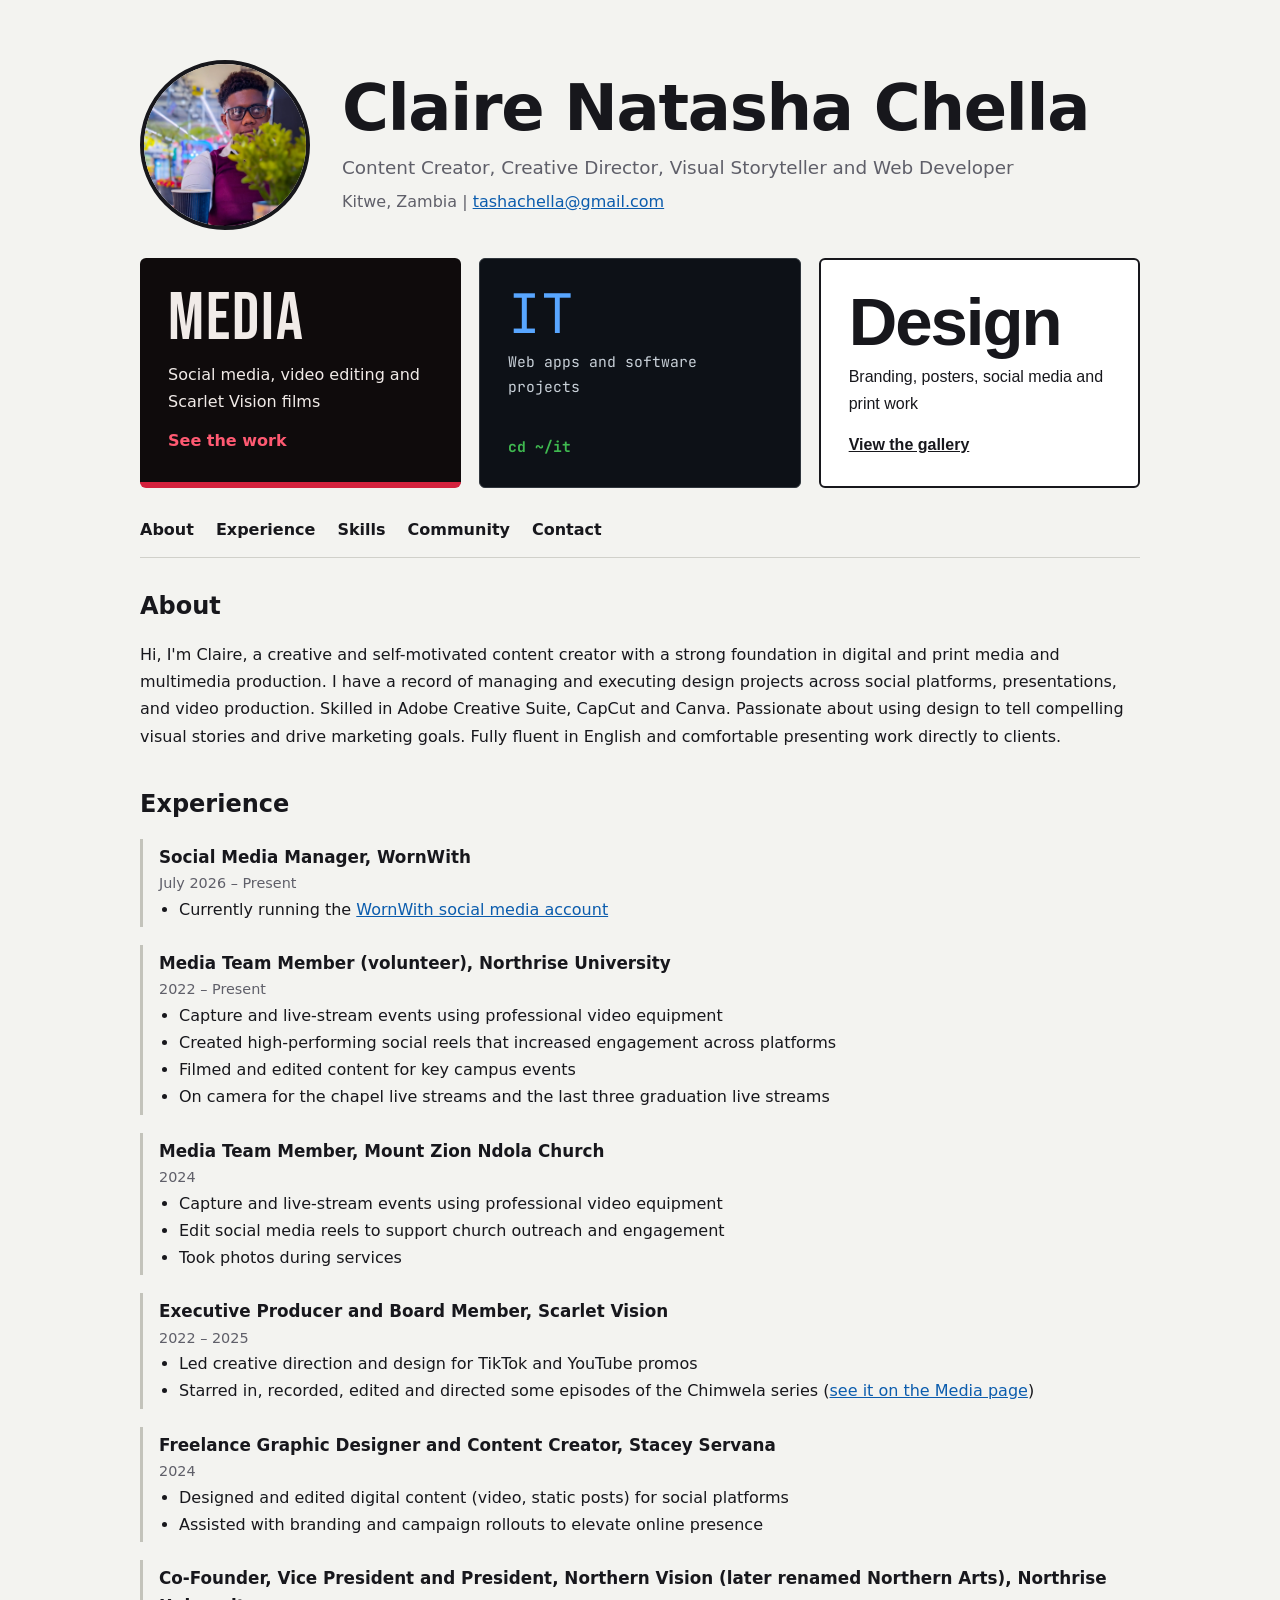
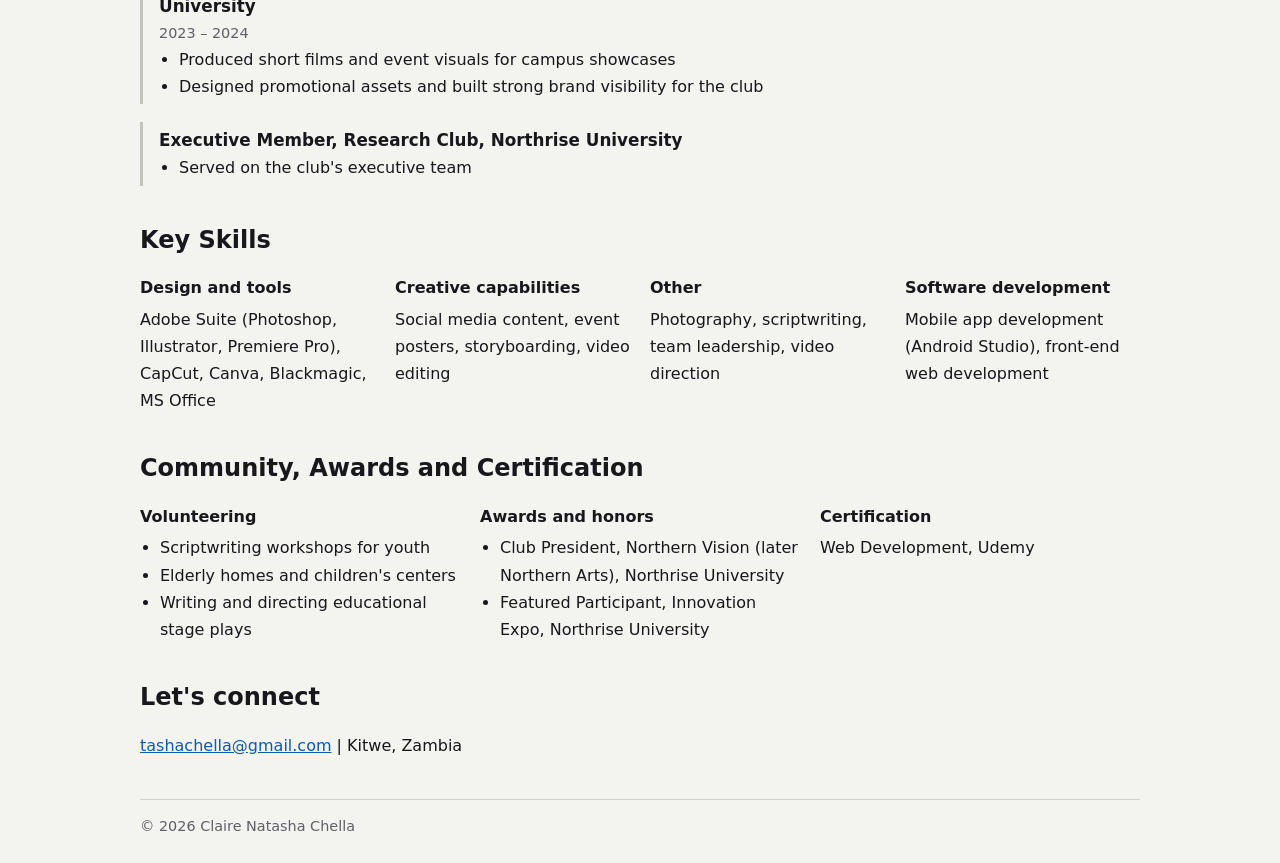
<file: index.html>
<!DOCTYPE html>
<html lang="en">
<head>
<meta charset="UTF-8">
<meta name="viewport" content="width=device-width, initial-scale=1.0">
<title>Claire Natasha Chella | Portfolio</title>
<meta name="description" content="Portfolio of Claire Natasha Chella, content creator, creative director and web developer based in Kitwe, Zambia.">
<link rel="preconnect" href="https://fonts.googleapis.com"><link rel="preconnect" href="https://fonts.gstatic.com" crossorigin>
<link href="https://fonts.googleapis.com/css2?family=Bebas+Neue&family=JetBrains+Mono:wght@500&display=swap" rel="stylesheet">
<link rel="stylesheet" href="style.css">
</head>
<body>
<main>
<header class="intro">
  <img class="portrait" src="claire-home.jpeg" alt="Photo of Claire Natasha Chella" width="170" height="170" onerror="this.style.display='none'">
  <div>
  <h1>Claire Natasha Chella</h1>
  <p class="role">Content Creator, Creative Director, Visual Storyteller and Web Developer</p>
  <p>Kitwe, Zambia | <a href="mailto:tashachella@gmail.com">tashachella@gmail.com</a></p>
</div>
</header>

<div class="doors">
  <a class="door media" href="media.html">
    <span class="d-title">Media</span>
    <span>Social media, video editing and Scarlet Vision films</span>
    <span class="go">See the work</span>
  </a>
  <a class="door it" href="it.html">
    <span class="d-title">IT</span>
    <span>Web apps and software projects</span>
    <span class="go">cd ~/it</span>
  </a>
  <a class="door design" href="design.html">
    <span class="d-title">Design</span>
    <span>Branding, posters, social media and print work</span>
    <span class="go">View the gallery</span>
  </a>
</div>

<nav><a href="#about">About</a><a href="#experience">Experience</a><a href="#skills">Skills</a><a href="#more">Community</a><a href="#contact">Contact</a></nav>

<section id="about">
  <h2>About</h2>
  <p>Hi, I'm Claire, a creative and self-motivated content creator with a strong foundation in digital and print media and multimedia production. I have a record of managing and executing design projects across social platforms, presentations, and video production. Skilled in Adobe Creative Suite, CapCut and Canva. Passionate about using design to tell compelling visual stories and drive marketing goals. Fully fluent in English and comfortable presenting work directly to clients.</p>
</section>

<section id="experience">
  <h2>Experience</h2>
  <div class="job"><h3>Social Media Manager, WornWith <span>July 2026 – Present</span></h3>
    <ul><li>Currently running the <a href="https://www.tiktok.com/@wornwith?_r=1&amp;_t=ZS-9AvWdNtzrW5">WornWith social media account</a></li></ul></div>
  <div class="job"><h3>Media Team Member (volunteer), Northrise University <span>2022 – Present</span></h3>
    <ul><li>Capture and live-stream events using professional video equipment</li><li>Created high-performing social reels that increased engagement across platforms</li><li>Filmed and edited content for key campus events</li><li>On camera for the chapel live streams and the last three graduation live streams</li></ul></div>
  <div class="job"><h3>Media Team Member, Mount Zion Ndola Church <span>2024</span></h3>
    <ul><li>Capture and live-stream events using professional video equipment</li><li>Edit social media reels to support church outreach and engagement</li><li>Took photos during services</li></ul></div>
  <div class="job"><h3>Executive Producer and Board Member, Scarlet Vision <span>2022 – 2025</span></h3>
    <ul><li>Led creative direction and design for TikTok and YouTube promos</li><li>Starred in, recorded, edited and directed some episodes of the Chimwela series (<a href="media.html">see it on the Media page</a>)</li></ul></div>
  <div class="job"><h3>Freelance Graphic Designer and Content Creator, Stacey Servana <span>2024</span></h3>
    <ul><li>Designed and edited digital content (video, static posts) for social platforms</li><li>Assisted with branding and campaign rollouts to elevate online presence</li></ul></div>
  <div class="job"><h3>Co-Founder, Vice President and President, Northern Vision (later renamed Northern Arts), Northrise University <span>2023 – 2024</span></h3>
    <ul><li>Produced short films and event visuals for campus showcases</li><li>Designed promotional assets and built strong brand visibility for the club</li></ul></div>
  <div class="job"><h3>Executive Member, Research Club, Northrise University</h3>
    <ul><li>Served on the club's executive team</li></ul></div>
</section>

<section id="skills">
  <h2>Key Skills</h2>
  <div class="cols">
    <div><h4>Design and tools</h4><p>Adobe Suite (Photoshop, Illustrator, Premiere Pro), CapCut, Canva, Blackmagic, MS Office</p></div>
    <div><h4>Creative capabilities</h4><p>Social media content, event posters, storyboarding, video editing</p></div>
    <div><h4>Other</h4><p>Photography, scriptwriting, team leadership, video direction</p></div>
    <div><h4>Software development</h4><p>Mobile app development (Android Studio), front-end web development</p></div>
  </div>
</section>

<section id="more">
  <h2>Community, Awards and Certification</h2>
  <div class="cols">
    <div><h4>Volunteering</h4><ul><li>Scriptwriting workshops for youth</li><li>Elderly homes and children's centers</li><li>Writing and directing educational stage plays</li></ul></div>
    <div><h4>Awards and honors</h4><ul><li>Club President, Northern Vision (later Northern Arts), Northrise University</li><li>Featured Participant, Innovation Expo, Northrise University</li></ul></div>
    <div><h4>Certification</h4><p>Web Development, Udemy</p></div>
  </div>
</section>

<section id="contact">
  <h2>Let's connect</h2>
  <p><a href="mailto:tashachella@gmail.com">tashachella@gmail.com</a> | Kitwe, Zambia</p>
</section>

<footer>© 2026 Claire Natasha Chella</footer>
</main>
</body>
</html>
</file>
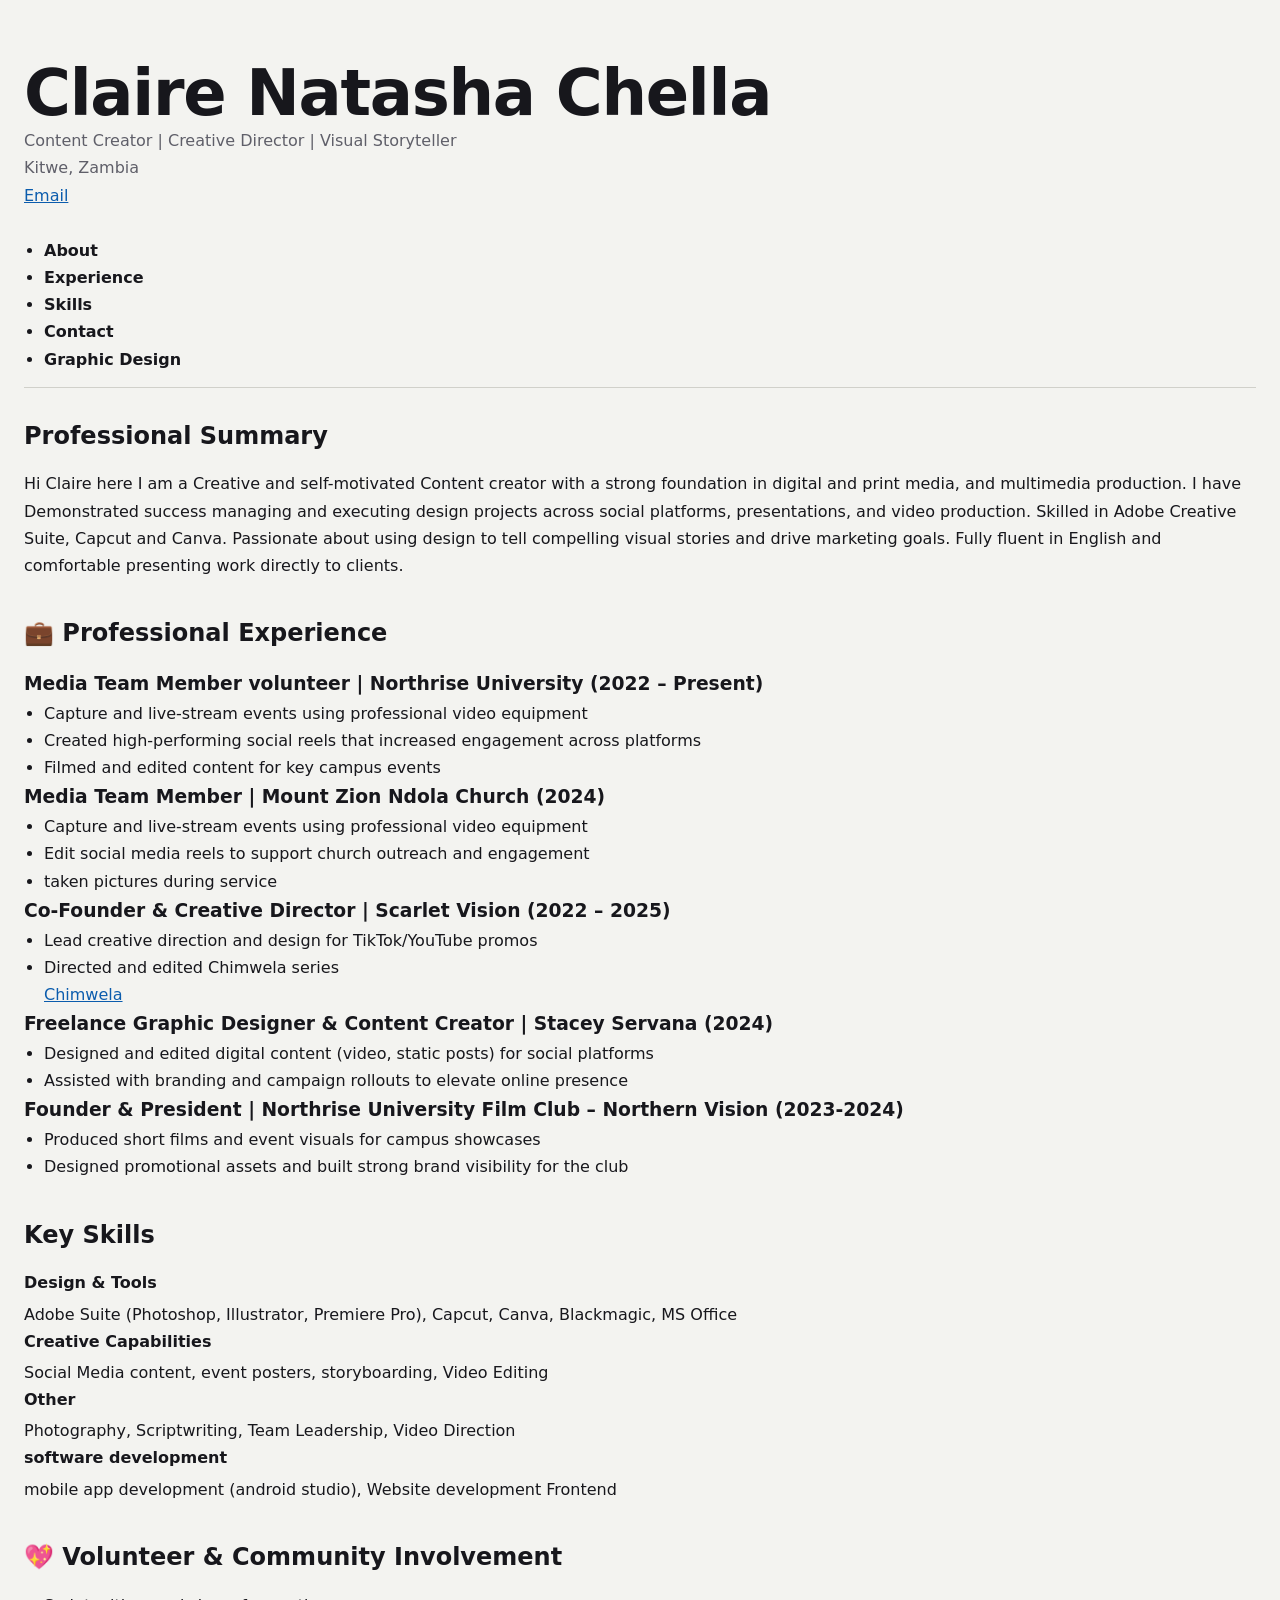
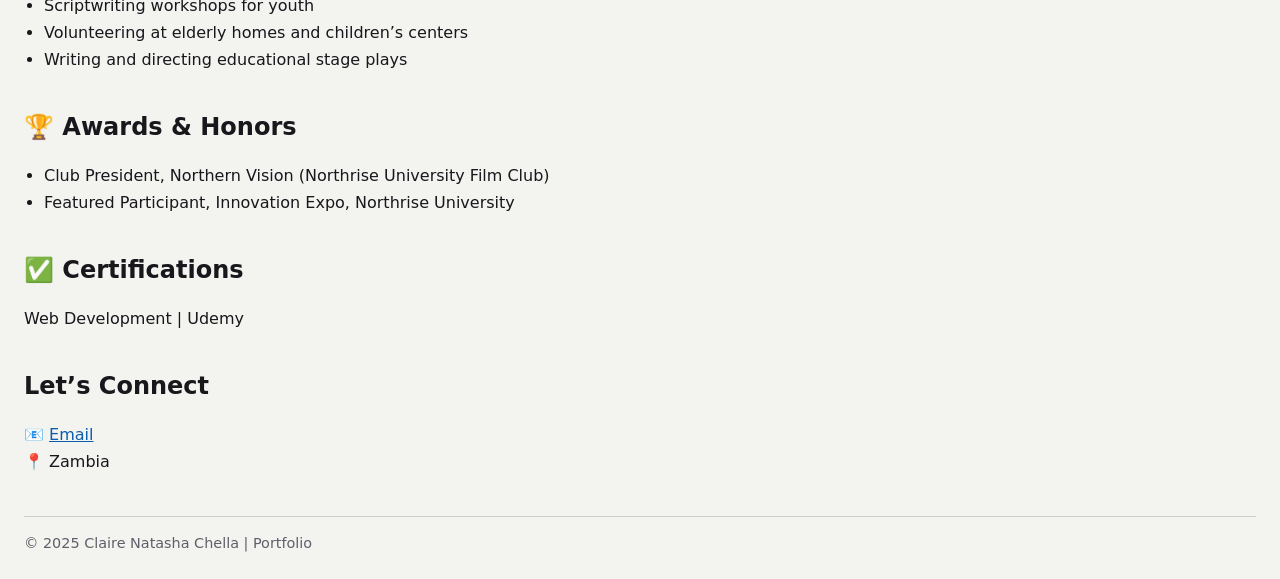
<file: home.html>
<!DOCTYPE html>
<html lang="en">
<head>
  <meta charset="UTF-8">
  <meta name="viewport" content="width=device-width, initial-scale=1.0">
  <title>Claire Natasha Chella | Portfolio</title>
  <link rel="stylesheet" href="style.css">
</head>
<body>

  <header>
    <h1>Claire Natasha Chella</h1>
    <p>Content Creator | Creative Director | Visual Storyteller</p>
    <p>Kitwe, Zambia </p>
      <a href="mailto:tashachella@gmail.com">Email</a></p>
  </header>

  <nav>
    <ul>
      <li><a href="#about">About</a></li>
      <li><a href="#projects">Experience</a></li>
      <li><a href="#skills">Skills</a></li>
      <li><a href="#contact">Contact</a></li>

<li><a href="graphic-design.html">Graphic Design</a></li> 
    </ul>
  </nav>

  <section id="about">
    <h2>Professional Summary</h2>
    <p>Hi Claire here I am a Creative and self-motivated Content creator with a strong foundation in digital and print media, and multimedia production. I have Demonstrated success managing and executing design projects across social platforms, presentations, and video production. Skilled in Adobe Creative Suite, Capcut and Canva. Passionate about using design to tell compelling visual stories and drive marketing goals. Fully fluent in English and comfortable presenting work directly to clients.

    </p>
  </section>

  <section id="projects">
    <h2>💼 Professional Experience</h2>

    
    <div class="job-card">
        <h3>Media Team Member volunteer | Northrise University <span>(2022 – Present)</span></h3>
        <ul>
          <li>Capture and live-stream events using professional video equipment</li>
          <li>Created high-performing social reels that increased engagement across platforms</li>
          <li>Filmed and edited content for key campus events</li>
        </ul>
      </div>

    <div class="job-card">
      <h3>Media Team Member | Mount Zion Ndola Church <span>(2024)</span></h3>
      <ul>
        <li>Capture and live-stream events using professional video equipment</li>
        <li>Edit social media reels to support church outreach and engagement</li>
        <li>taken pictures during service</li>
      </ul>
    </div>

    <div class="job-card">
        <h3>Co-Founder & Creative Director | Scarlet Vision <span>(2022 – 2025)</span></h3>
        <ul>
          <li>Lead creative direction and design for TikTok/YouTube promos</li>
          <li>Directed and edited Chimwela series</li> <a href="https://youtu.be/3i19V5xx_JU?si=wFKoPkLtASQBjLbh">Chimwela</a>
        </ul>
      </div>

      <div class="job-card">
        <h3>Freelance Graphic Designer & Content Creator | Stacey Servana <span>(2024)</span></h3>
        <ul>
          <li>Designed and edited digital content (video, static posts) for social platforms</li>
          <li>Assisted with branding and campaign rollouts to elevate online presence</li>
        </ul>
      </div>

      <div class="job-card">
        <h3>Founder & President | Northrise University Film Club – Northern Vision <span>(2023-2024)</span></h3>
        <ul>
          <li>Produced short films and event visuals for campus showcases </li>
          <li>Designed promotional assets and built strong brand visibility for the club</li>
        </ul>
      </div>

    <!-- Add more job cards for each experience -->

  </section>

  <section id="skills">
    <h2>Key Skills</h2>

    <div class="skills-category">
      <h4>Design & Tools</h4>
      <p>Adobe Suite (Photoshop, Illustrator, Premiere Pro), Capcut, Canva, Blackmagic, MS Office</p>
    </div>

    <div class="skills-category">
      <h4>Creative Capabilities</h4>
      <p>Social Media content, event posters, storyboarding, Video Editing </p>
    </div>

    <div class="skills-category">
      <h4>Other</h4>
      <p>Photography, Scriptwriting, Team Leadership, Video Direction</p>
    </div>

    <div class="skills-category">
        <h4>software development</h4>
        <p>mobile app development (android studio), Website development Frontend</p>
      </div>
  </section>

  <section id="volunteer">
    <h2>💖 Volunteer & Community Involvement</h2>
    <ul class="volunteer-list">
      <li>Scriptwriting workshops for youth</li>
      <li>Volunteering at elderly homes and children’s centers</li>
      <li>Writing and directing educational stage plays</li>
    </ul>
  </section>

  <section id="awards">
    <h2>🏆 Awards & Honors</h2>
    <ul class="awards-list">
      <li>Club President, Northern Vision (Northrise University Film Club)</li>
      <li>Featured Participant, Innovation Expo, Northrise University</li>
    </ul>
  </section>  
  
  <section id="certifications">
    <h2>✅ Certifications</h2>
    <p>Web Development | Udemy</p>
  </section>
  
  <section id="contact">
    <h2>Let’s Connect</h2>
    <p>📧 <a href="mailto:tashachella@gmail.com">Email</a></p>
    <p>📍 Zambia</p>
  </section>

  <footer>
    <p>© 2025 Claire Natasha Chella | Portfolio</p>
  </footer>

</body>
</html>
</file>
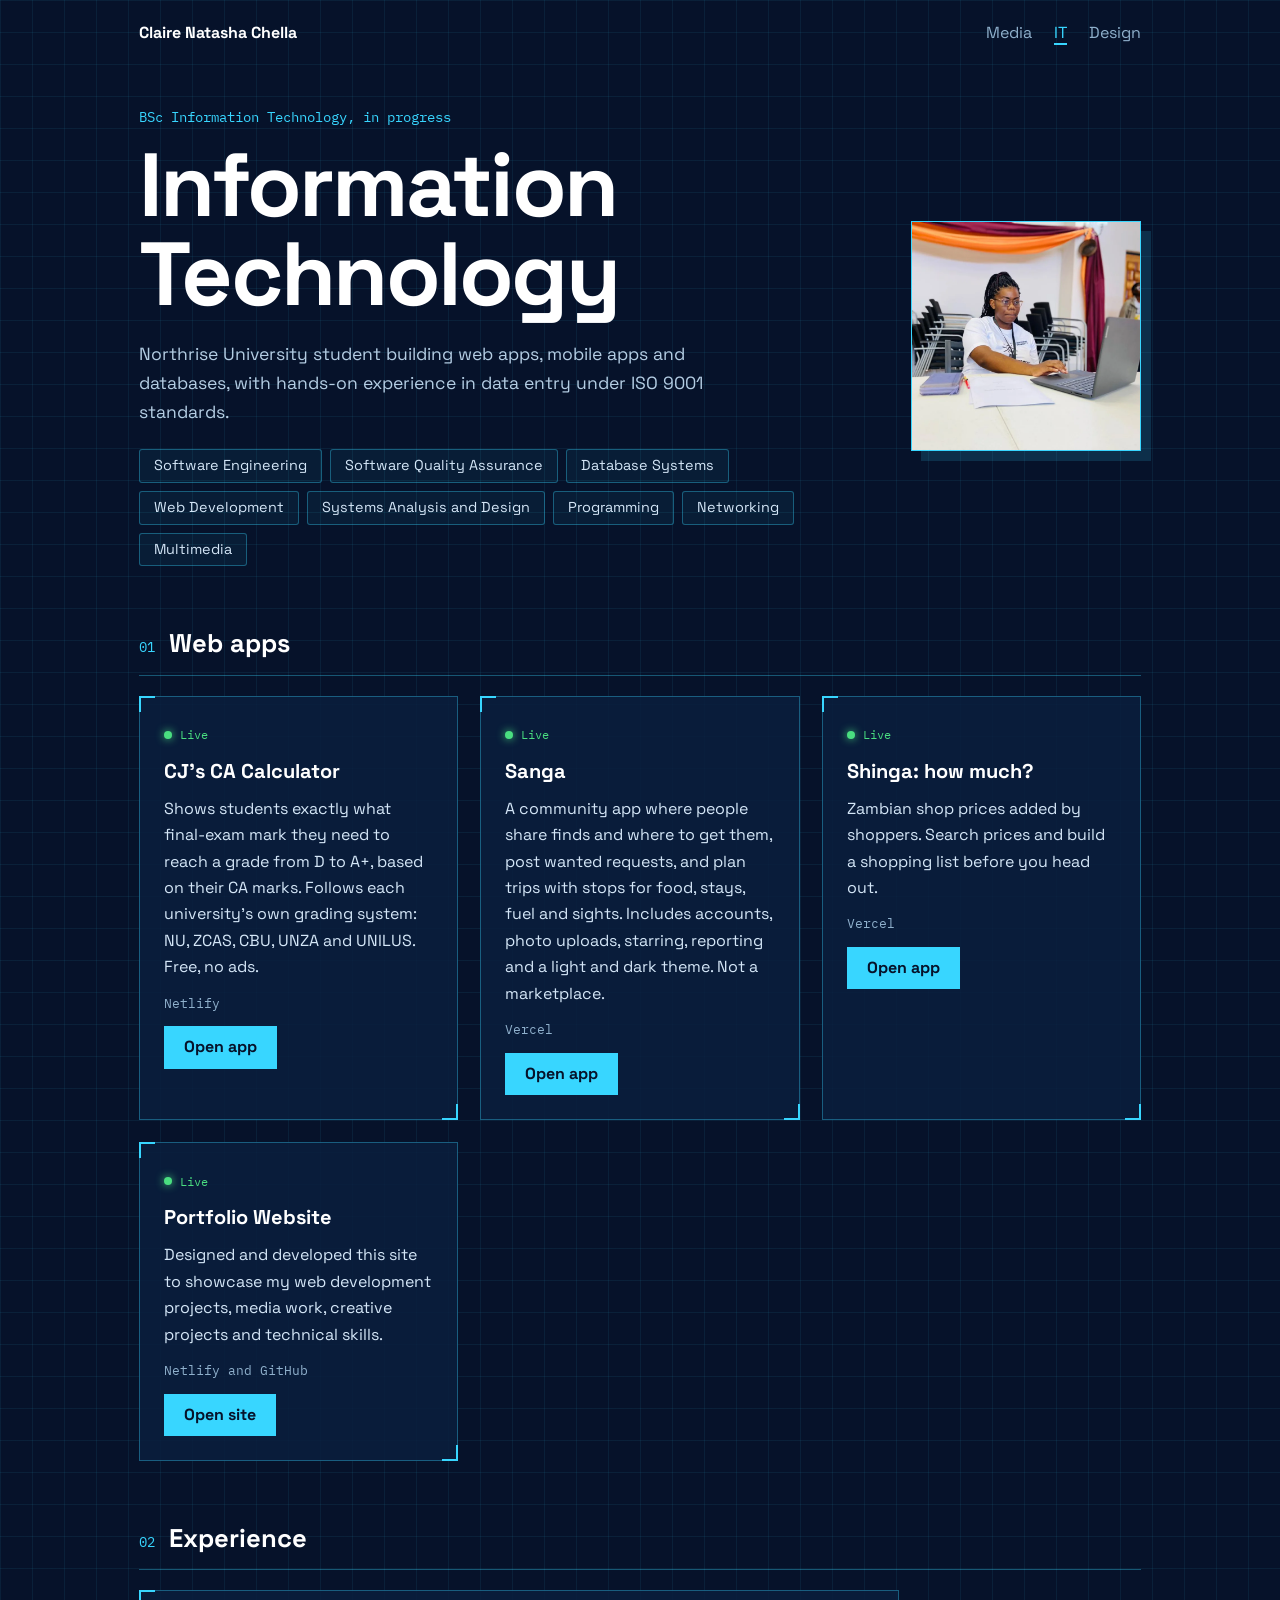
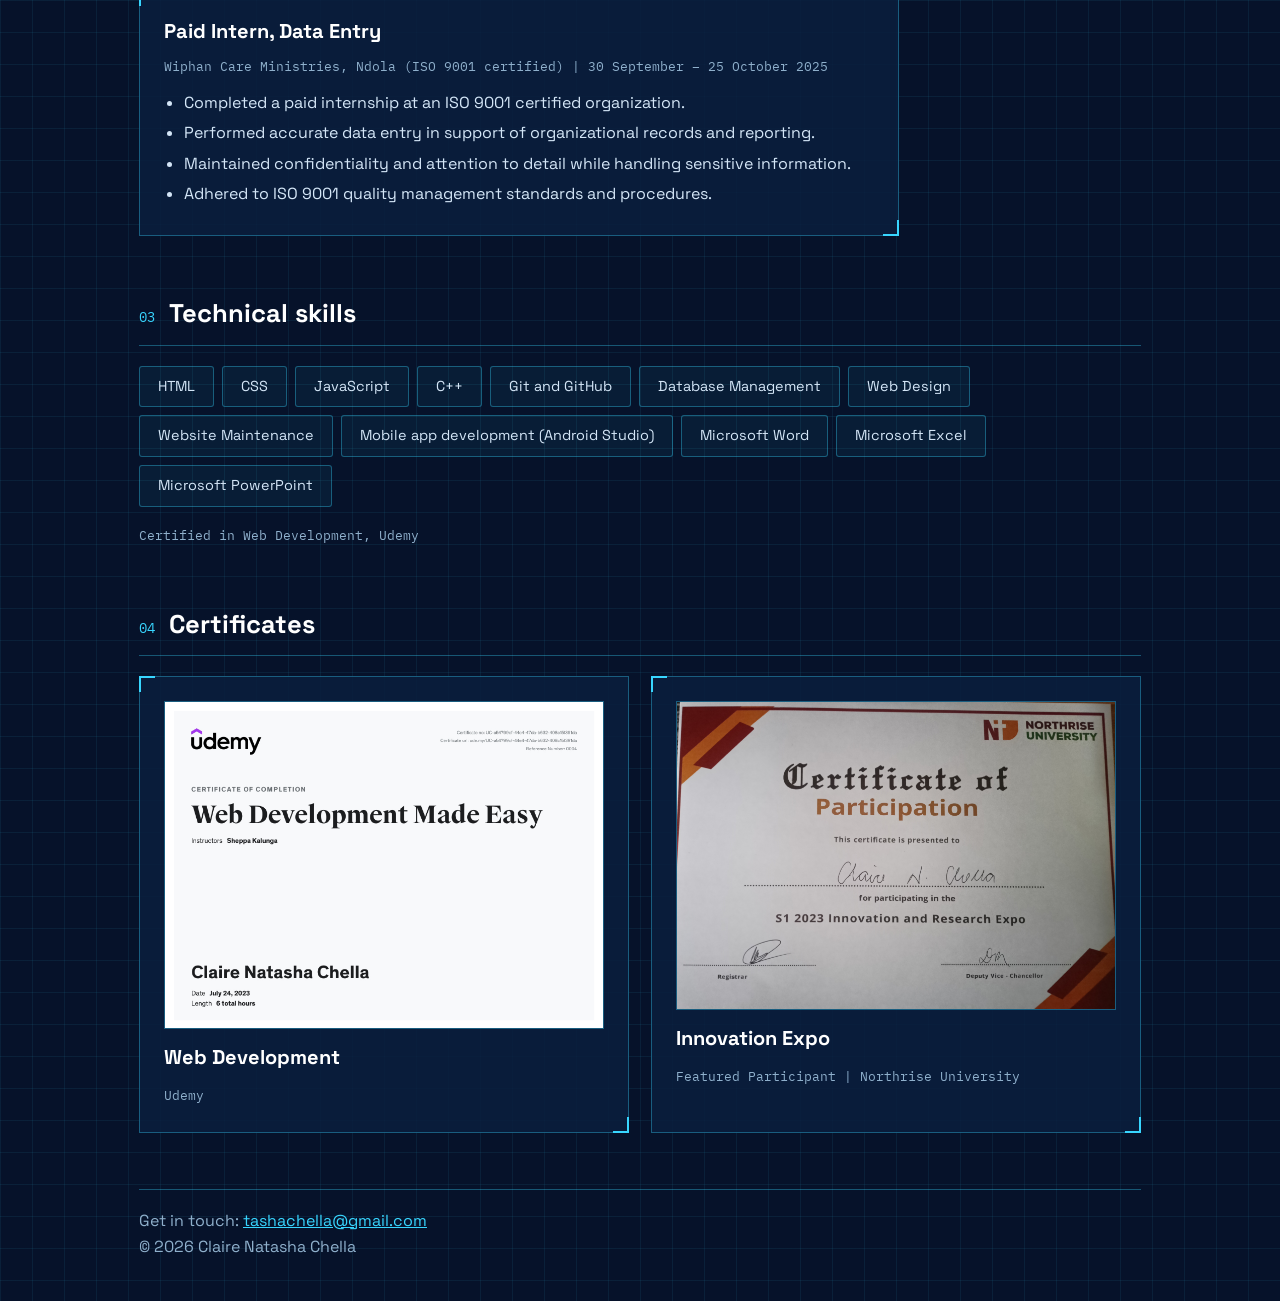
<file: it.html>
<!DOCTYPE html>
<html lang="en">
<head>
<meta charset="UTF-8">
<meta name="viewport" content="width=device-width, initial-scale=1.0">
<title>IT and Web Apps | Claire Natasha Chella</title>
<meta name="description" content="Web apps, software projects and IT experience of Claire Natasha Chella, BSc Information Technology student at Northrise University.">
<link rel="preconnect" href="https://fonts.googleapis.com"><link rel="preconnect" href="https://fonts.gstatic.com" crossorigin>
<link href="https://fonts.googleapis.com/css2?family=IBM+Plex+Mono:wght@400;500&family=Space+Grotesk:wght@400;500;700&display=swap" rel="stylesheet">
<link rel="stylesheet" href="it.css">
</head>
<body>
<nav><a href="index.html">Claire Natasha Chella</a><span><a href="media.html">Media</a><a href="it.html" aria-current="page">IT</a><a href="design.html">Design</a></span></nav>
<main>
<header class="hero">
  <div>
  <p class="label">BSc Information Technology, in progress</p>
  <h1>Information<br>Technology</h1>
  <p class="lede">Northrise University student building web apps, mobile apps and databases, with hands-on experience in data entry under ISO 9001 standards.</p>
  <ul class="chips"><li>Software Engineering</li><li>Software Quality Assurance</li><li>Database Systems</li><li>Web Development</li><li>Systems Analysis and Design</li><li>Programming</li><li>Networking</li><li>Multimedia</li></ul>
</div>
  <img class="me" src="claire-it.jpg" alt="Photo of Claire Natasha Chella" width="230" height="230" onerror="this.style.display='none'">
</header>

<section>
  <h2><span>01</span> Web apps</h2>
  <div class="grid">
    <article>
      <p class="status"><i></i>Live</p>
      <h3>CJ's CA Calculator</h3>
      <p>Shows students exactly what final-exam mark they need to reach a grade from D to A+, based on their CA marks. Follows each university's own grading system: NU, ZCAS, CBU, UNZA and UNILUS. Free, no ads.</p>
      <p class="meta">Netlify</p><a class="btn" href="https://cj-ca-calc-or-whatever.netlify.app/">Open app</a>
    </article>
    <article>
      <p class="status"><i></i>Live</p>
      <h3>Sanga</h3>
      <p>A community app where people share finds and where to get them, post wanted requests, and plan trips with stops for food, stays, fuel and sights. Includes accounts, photo uploads, starring, reporting and a light and dark theme. Not a marketplace.</p>
      <p class="meta">Vercel</p><a class="btn" href="https://sanga-virid.vercel.app/">Open app</a>
    </article>
    <article>
      <p class="status"><i></i>Live</p>
      <h3>Shinga: how much?</h3>
      <p>Zambian shop prices added by shoppers. Search prices and build a shopping list before you head out.</p>
      <p class="meta">Vercel</p><a class="btn" href="https://shinga-rho.vercel.app/index.html">Open app</a>
    </article>
    <article>
      <p class="status"><i></i>Live</p>
      <h3>Portfolio Website</h3>
      <p>Designed and developed this site to showcase my web development projects, media work, creative projects and technical skills.</p>
      <p class="meta">Netlify and GitHub</p><a class="btn" href="https://clairechellaportfolio.netlify.app/">Open site</a>
    </article>
    <!-- ADD AN APP: copy a block above, remove these comment marks and fill it in. -->
  </div>
</section>

<section>
  <h2><span>02</span> Experience</h2>
  <article class="wide">
    <h3>Paid Intern, Data Entry</h3>
    <p class="meta">Wiphan Care Ministries, Ndola (ISO 9001 certified) | 30 September – 25 October 2025</p>
    <ul>
      <li>Completed a paid internship at an ISO 9001 certified organization.</li>
      <li>Performed accurate data entry in support of organizational records and reporting.</li>
      <li>Maintained confidentiality and attention to detail while handling sensitive information.</li>
      <li>Adhered to ISO 9001 quality management standards and procedures.</li>
    </ul>
  </article>
</section>

<section>
  <h2><span>03</span> Technical skills</h2>
  <ul class="chips big"><li>HTML</li><li>CSS</li><li>JavaScript</li><li>C++</li><li>Git and GitHub</li><li>Database Management</li><li>Web Design</li><li>Website Maintenance</li><li>Mobile app development (Android Studio)</li><li>Microsoft Word</li><li>Microsoft Excel</li><li>Microsoft PowerPoint</li></ul>
  <p class="meta cert">Certified in Web Development, Udemy</p>
</section>

<section>
  <h2><span>04</span> Certificates</h2>
  <div class="grid">
    <article><a class="cert-link" href="cert-udemy-webdev.jpg" target="_blank" rel="noopener"><img class="cert-img" src="cert-udemy-webdev.jpg" alt="Certificate: Web Development, Udemy" loading="lazy" onerror="this.parentNode.style.display='none'"></a><h3>Web Development</h3><small class="meta">Udemy</small></article>
    <article><a class="cert-link" href="cert-innovation-expo.jpg" target="_blank" rel="noopener"><img class="cert-img" src="cert-innovation-expo.jpg" alt="Certificate: Innovation Expo featured participant, Northrise University" loading="lazy" onerror="this.parentNode.style.display='none'"></a><h3>Innovation Expo</h3><small class="meta">Featured Participant | Northrise University</small></article>
  </div>
</section>

<footer><p>Get in touch: <a href="mailto:tashachella@gmail.com">tashachella@gmail.com</a></p><p>© 2026 Claire Natasha Chella</p></footer>
</main>
</body>
</html>
</file>
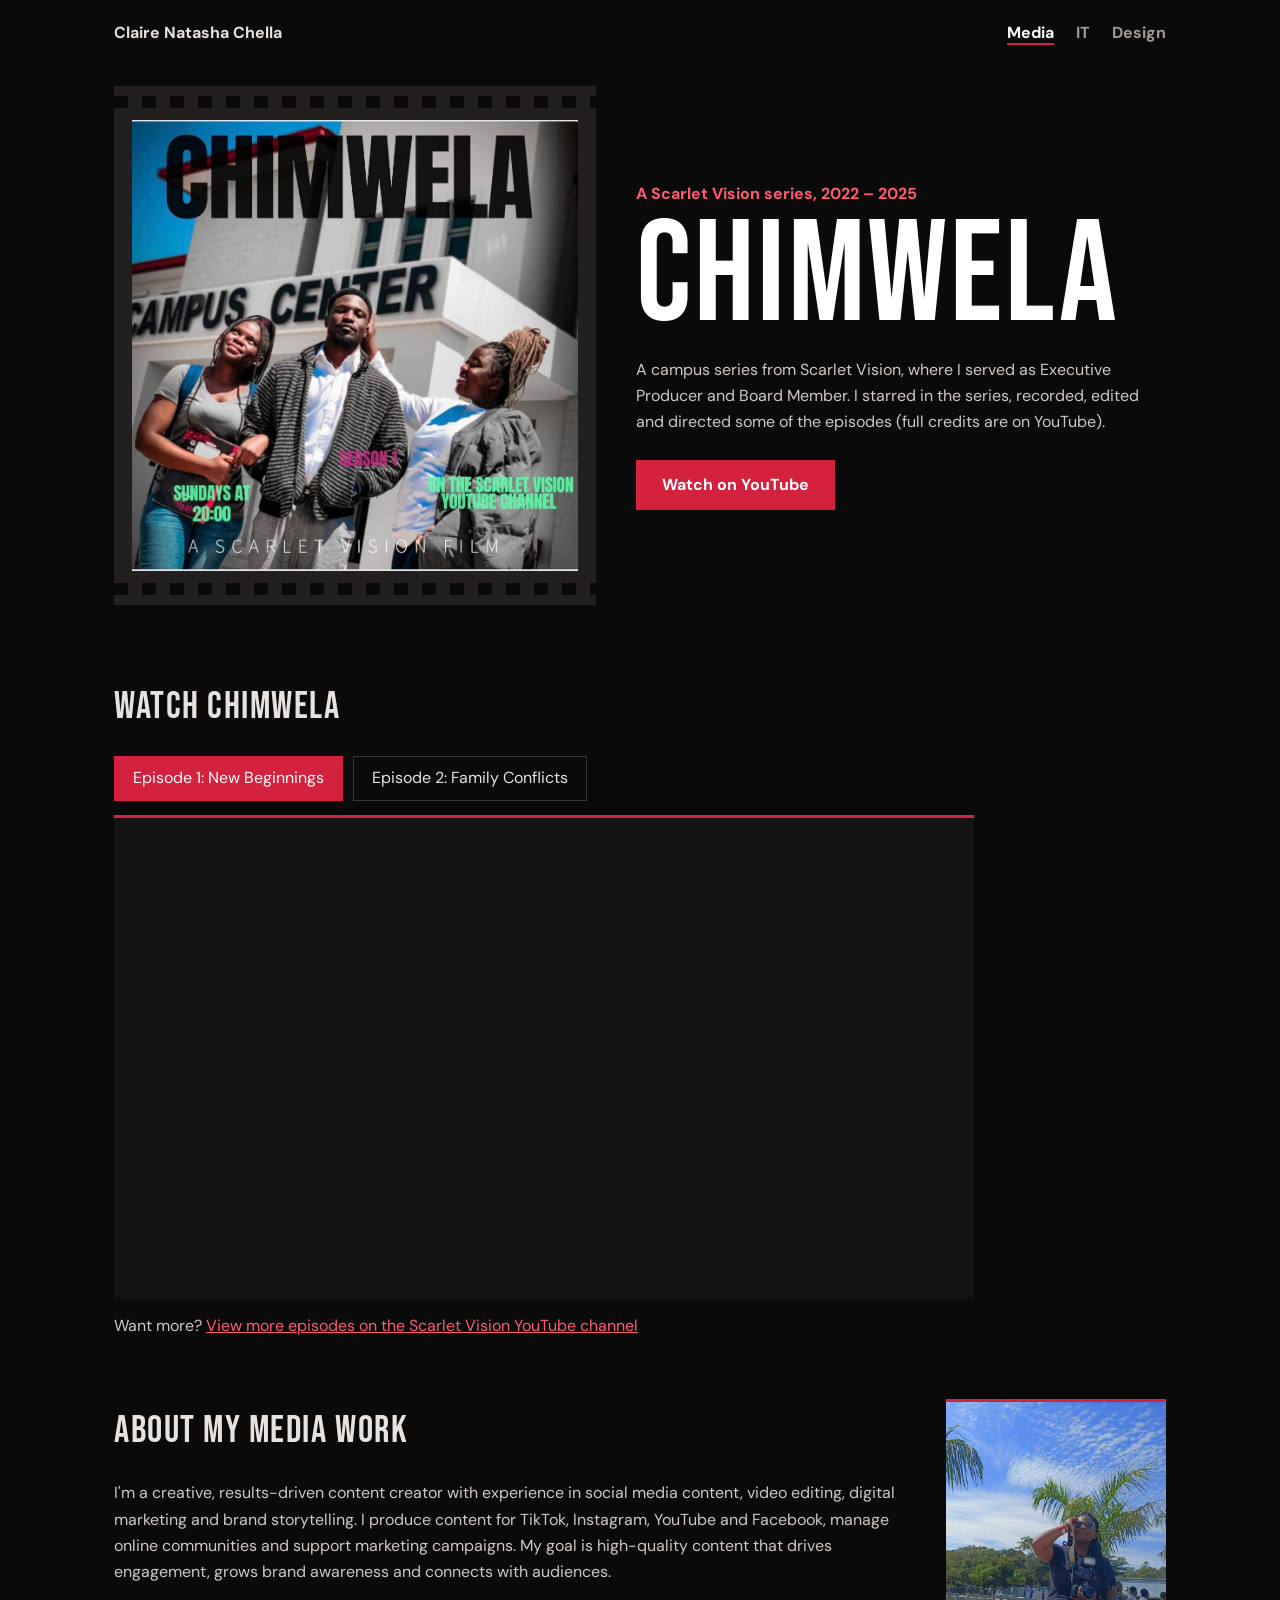
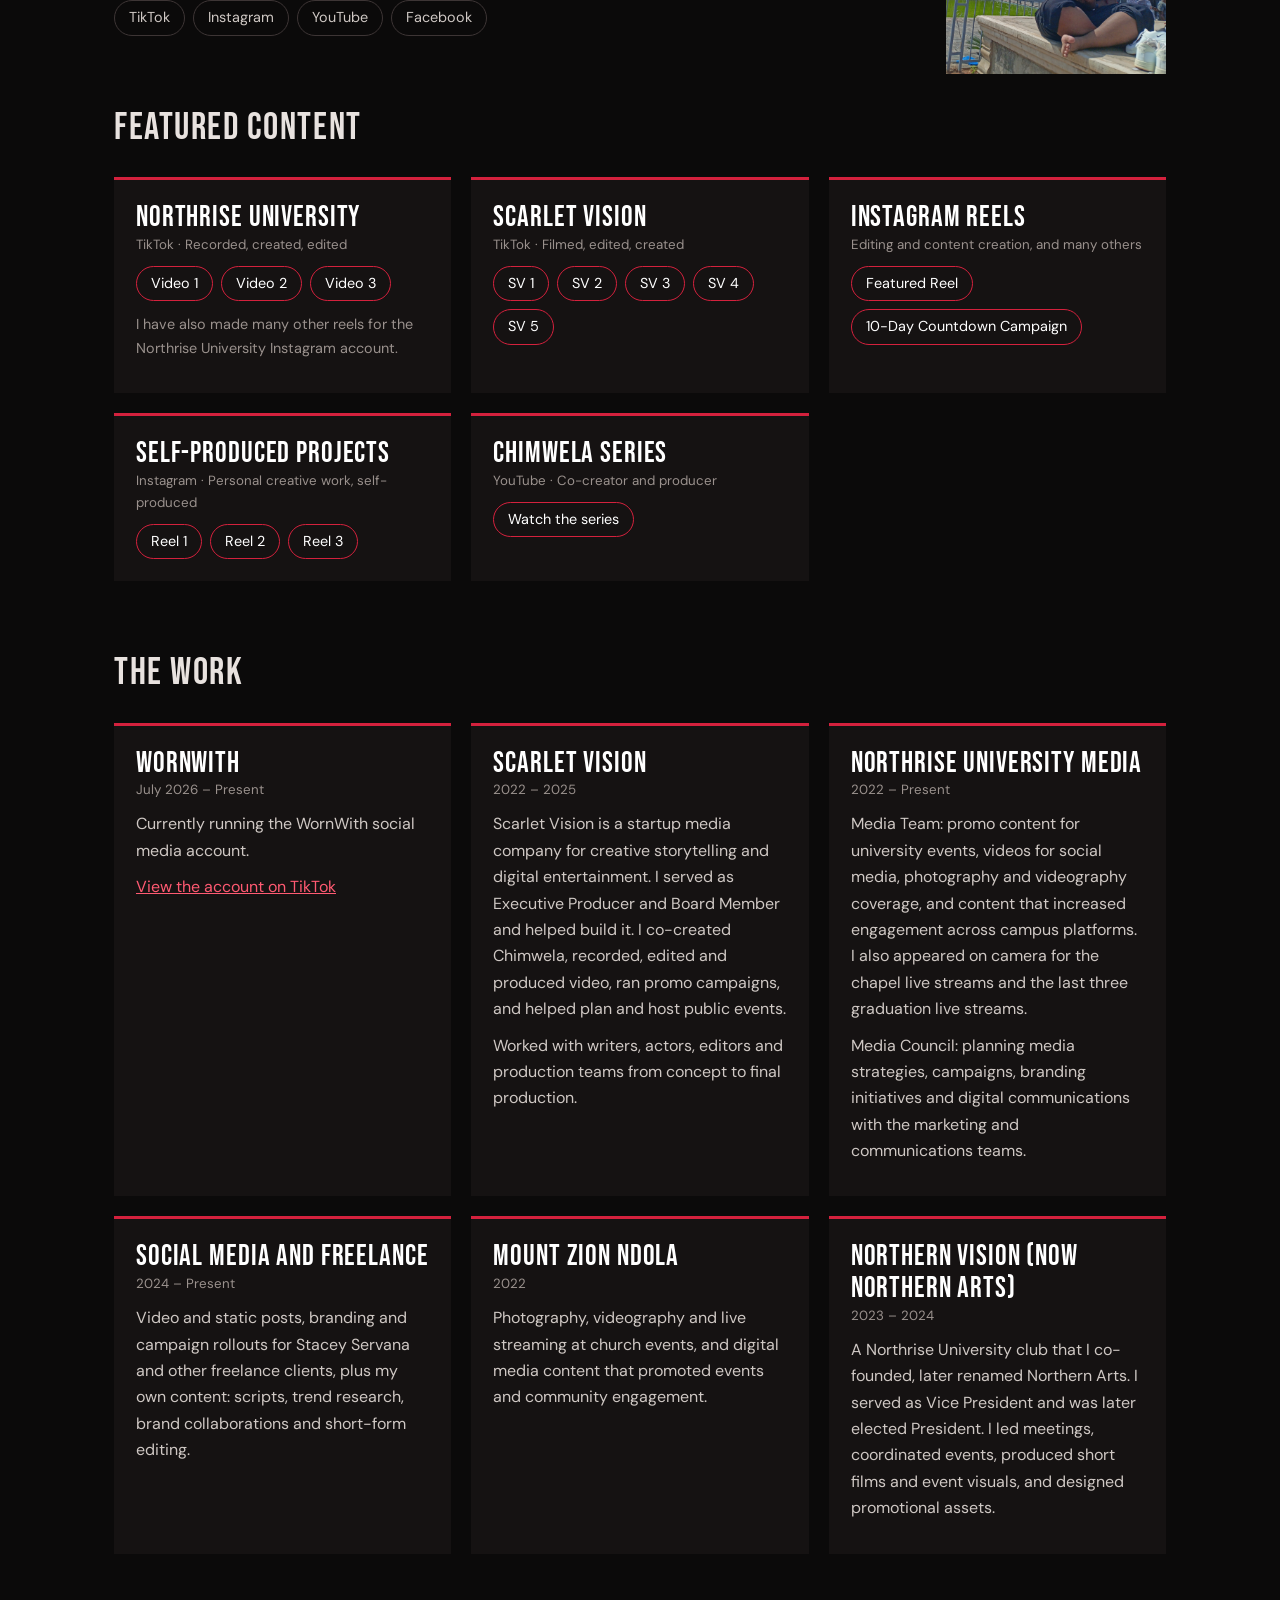
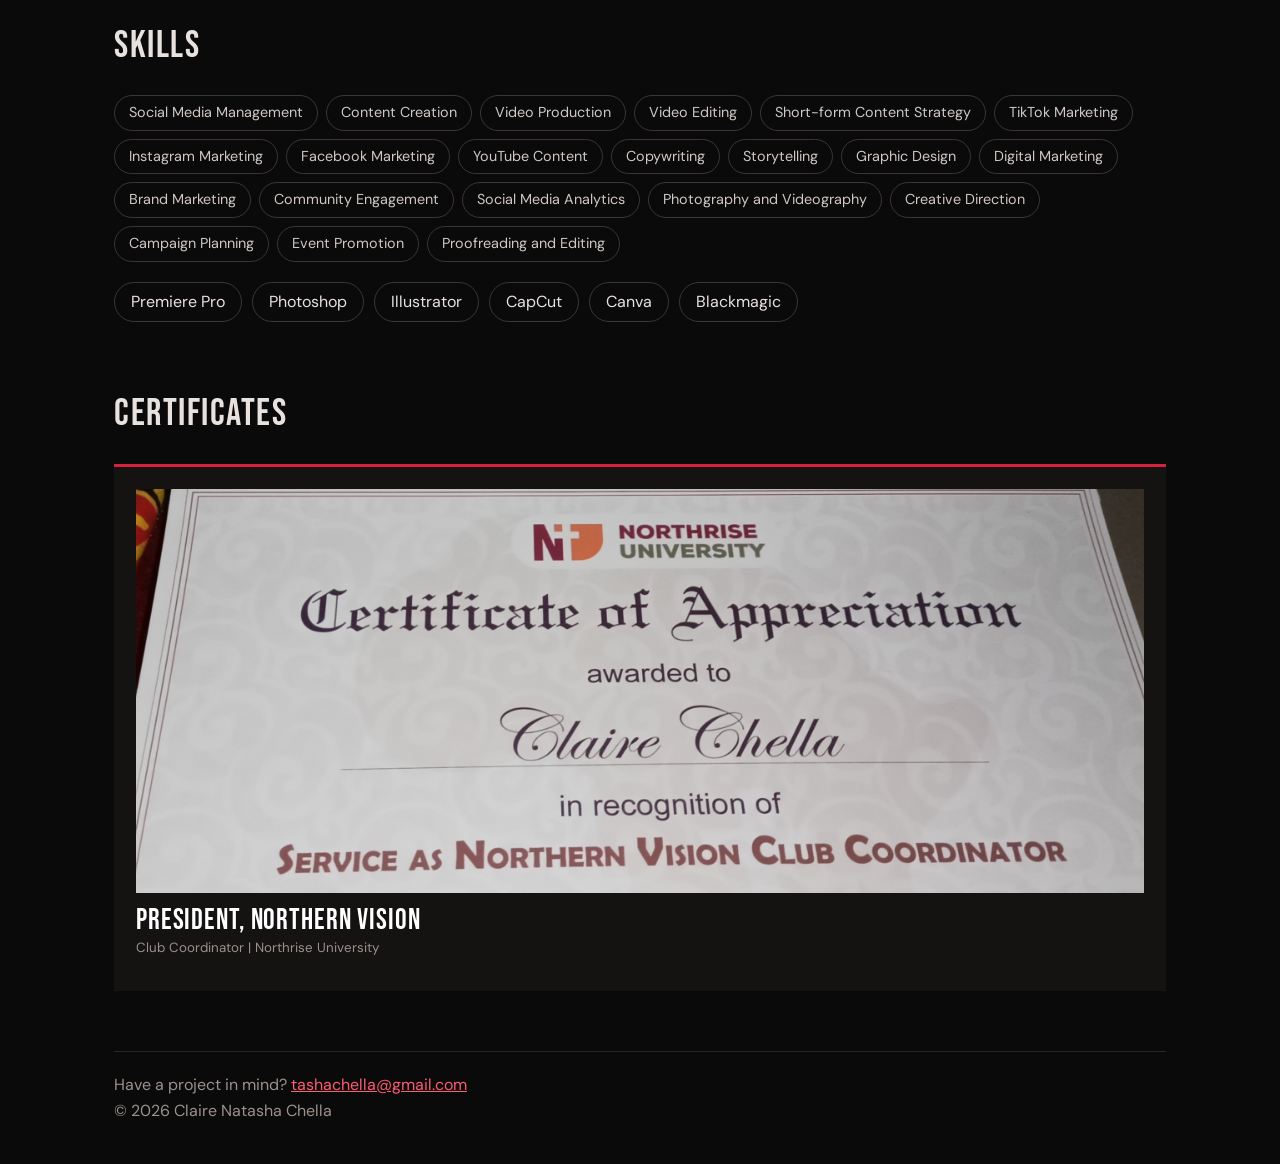
<file: media.html>
<!DOCTYPE html>
<html lang="en">
<head>
<meta charset="UTF-8">
<meta name="viewport" content="width=device-width, initial-scale=1.0">
<title>Media Work | Claire Natasha Chella</title>
<meta name="description" content="Social media management, video editing and film projects by Claire Natasha Chella, including Scarlet Vision.">
<link rel="preconnect" href="https://fonts.googleapis.com"><link rel="preconnect" href="https://fonts.gstatic.com" crossorigin>
<link href="https://fonts.googleapis.com/css2?family=Bebas+Neue&family=DM+Sans:wght@400;700&display=swap" rel="stylesheet">
<link rel="stylesheet" href="media.css">
</head>
<body>
<nav><a href="index.html">Claire Natasha Chella</a><span><a href="media.html" aria-current="page">Media</a><a href="it.html">IT</a><a href="design.html">Design</a></span></nav>
<main>
<section class="hero">
  <div class="strip"><img src="chim.jpg" alt="Chimwela series poster, a Scarlet Vision film showing three students outside the Campus Center"></div>
  <div class="hero-text">
    <p>A Scarlet Vision series, 2022 – 2025</p>
    <h1>Chimwela</h1>
    <p class="lede">A campus series from Scarlet Vision, where I served as Executive Producer and Board Member. I starred in the series, recorded, edited and directed some of the episodes (full credits are on YouTube).</p>
    <a class="btn" href="https://youtu.be/3i19V5xx_JU?si=wFKoPkLtASQBjLbh">Watch on YouTube</a>
  </div>
</section>

<section class="watch">
<h2>Watch Chimwela</h2>
<div class="eps" role="group" aria-label="Choose an episode">
  <button type="button" data-id="3i19V5xx_JU" data-title="CHIMWELA Episode 1: New Beginnings" aria-pressed="true">Episode 1: New Beginnings</button>
  <button type="button" data-id="PBqDTjhdm5E" data-title="CHIMWELA Episode 2: Family Conflicts" aria-pressed="false">Episode 2: Family Conflicts</button>
  <!-- ADD AN EPISODE: copy a button above and change data-id (the code after youtu.be/ in the link) and the names. -->
</div>
<div class="embed"><iframe id="player" src="https://www.youtube-nocookie.com/embed/3i19V5xx_JU" title="CHIMWELA Episode 1: New Beginnings" loading="lazy" allow="accelerometer; encrypted-media; picture-in-picture; fullscreen" allowfullscreen referrerpolicy="strict-origin-when-cross-origin"></iframe></div>
<p>Want more? <a href="https://www.youtube.com/channel/UC48bfQAmUGujSfOD3SgVIpg" target="_blank" rel="noopener">View more episodes on the Scarlet Vision YouTube channel</a></p>
</section>
<script>
document.querySelectorAll('.eps button').forEach(function(b){
  b.addEventListener('click',function(){
    var f=document.getElementById('player');
    f.src='https://www.youtube-nocookie.com/embed/'+b.dataset.id;
    f.title=b.dataset.title;
    document.querySelectorAll('.eps button').forEach(function(x){x.setAttribute('aria-pressed',x===b?'true':'false')});
  });
});
</script>

<section class="about">
<img class="me" src="claire-media..jpg" alt="Photo of Claire Natasha Chella" width="220" height="275" onerror="this.style.display='none'">
<h2>About my media work</h2>
<p>I'm a creative, results-driven content creator with experience in social media content, video editing, digital marketing and brand storytelling. I produce content for TikTok, Instagram, YouTube and Facebook, manage online communities and support marketing campaigns. My goal is high-quality content that drives engagement, grows brand awareness and connects with audiences.</p>
<ul class="chips plain"><li>TikTok</li><li>Instagram</li><li>YouTube</li><li>Facebook</li></ul>
</section>
<h2>Featured content</h2>
<div class="grid links"><article><h3>Northrise University</h3><small>TikTok · Recorded, created, edited</small><div class="chips"><a href="https://www.tiktok.com/@northriseuniversity/video/7547977603928329477?_r=1&amp;_t=ZT-9AnstWxd03S" target="_blank" rel="noopener">Video 1</a><a href="https://www.tiktok.com/@northriseuniversity/video/7542795092050857221?_r=1&amp;_t=ZT-9AnsjWAt7Nu" target="_blank" rel="noopener">Video 2</a><a href="https://www.tiktok.com/t/ZTfaRM56T/" target="_blank" rel="noopener">Video 3</a></div><p class="note">I have also made many other reels for the Northrise University Instagram account.</p></article><article><h3>Scarlet Vision</h3><small>TikTok · Filmed, edited, created</small><div class="chips"><a href="https://www.tiktok.com/t/ZTfaNdvcL/" target="_blank" rel="noopener">SV 1</a><a href="https://www.tiktok.com/t/ZTfaNNrEr/" target="_blank" rel="noopener">SV 2</a><a href="https://www.tiktok.com/t/ZTfaNSbBJ/" target="_blank" rel="noopener">SV 3</a><a href="https://www.tiktok.com/t/ZTfaNATV9/" target="_blank" rel="noopener">SV 4</a><a href="https://www.tiktok.com/t/ZTfaNbE2X/" target="_blank" rel="noopener">SV 5</a></div></article><article><h3>Instagram Reels</h3><small>Editing and content creation, and many others</small><div class="chips"><a href="https://www.instagram.com/reel/C8Eo04zN-15/" target="_blank" rel="noopener">Featured Reel</a><a href="https://www.instagram.com/reel/C7RQEAsv84L/" target="_blank" rel="noopener">10-Day Countdown Campaign</a></div></article><article><h3>Self-Produced Projects</h3><small>Instagram · Personal creative work, self-produced</small><div class="chips"><a href="https://www.instagram.com/reel/DR2pX3IiGsN/?xtok=YzA5a3R4YmxybjZ6" target="_blank" rel="noopener">Reel 1</a><a href="https://www.instagram.com/reel/DS91LdNiNvK/?exln=MXV4YmFxeDVuNGhwMA==" target="_blank" rel="noopener">Reel 2</a><a href="https://www.instagram.com/reel/DaFnXgNItV3/?psln=MWZodzNqZXlsamx1eQ==" target="_blank" rel="noopener">Reel 3</a></div></article><article><h3>Chimwela Series</h3><small>YouTube · Co-creator and producer</small><div class="chips"><a href="https://youtu.be/PBqDTjhdm5E?si=YrLR5T67kY7ff-4j" target="_blank" rel="noopener">Watch the series</a></div></article></div>

<h2>The work</h2>
<div class="grid">
<article><h3>WornWith</h3><small>July 2026 – Present</small><p>Currently running the WornWith social media account.</p><p><a href="https://www.tiktok.com/@wornwith?_r=1&amp;_t=ZS-9AvWdNtzrW5" target="_blank" rel="noopener">View the account on TikTok</a></p></article>
<article><h3>Scarlet Vision</h3><small>2022 – 2025</small><p>Scarlet Vision is a startup media company for creative storytelling and digital entertainment. I served as Executive Producer and Board Member and helped build it. I co-created Chimwela, recorded, edited and produced video, ran promo campaigns, and helped plan and host public events.</p><p>Worked with writers, actors, editors and production teams from concept to final production.</p></article>
<article><h3>Northrise University Media</h3><small>2022 – Present</small><p>Media Team: promo content for university events, videos for social media, photography and videography coverage, and content that increased engagement across campus platforms. I also appeared on camera for the chapel live streams and the last three graduation live streams.</p><p>Media Council: planning media strategies, campaigns, branding initiatives and digital communications with the marketing and communications teams.</p></article>
<article><h3>Social Media and Freelance</h3><small>2024 – Present</small><p>Video and static posts, branding and campaign rollouts for Stacey Servana and other freelance clients, plus my own content: scripts, trend research, brand collaborations and short-form editing.</p></article>
<article><h3>Mount Zion Ndola</h3><small>2022</small><p>Photography, videography and live streaming at church events, and digital media content that promoted events and community engagement.</p></article>
<article><h3>Northern Vision (now Northern Arts)</h3><small>2023 – 2024</small><p>A Northrise University club that I co-founded, later renamed Northern Arts. I served as Vice President and was later elected President. I led meetings, coordinated events, produced short films and event visuals, and designed promotional assets.</p></article>
</div>

<h2>Skills</h2>
<ul class="chips plain skills"><li>Social Media Management</li><li>Content Creation</li><li>Video Production</li><li>Video Editing</li><li>Short-form Content Strategy</li><li>TikTok Marketing</li><li>Instagram Marketing</li><li>Facebook Marketing</li><li>YouTube Content</li><li>Copywriting</li><li>Storytelling</li><li>Graphic Design</li><li>Digital Marketing</li><li>Brand Marketing</li><li>Community Engagement</li><li>Social Media Analytics</li><li>Photography and Videography</li><li>Creative Direction</li><li>Campaign Planning</li><li>Event Promotion</li><li>Proofreading and Editing</li></ul>
<ul class="tools"><li>Premiere Pro</li><li>Photoshop</li><li>Illustrator</li><li>CapCut</li><li>Canva</li><li>Blackmagic</li></ul>

<h2>Certificates</h2>
<div class="grid certs"><article><a class="cert-link" href="northern-vision.jpg" target="_blank" rel="noopener"><img class="cert-img" src="cert-northern-vision.jpg" alt="Certificate: President of Northern Vision, club coordinator" loading="lazy" onerror="this.parentNode.style.display='none'"></a><h3>President, Northern Vision</h3><small class="meta">Club Coordinator | Northrise University</small></article></div>

<footer><p>Have a project in mind? <a href="mailto:tashachella@gmail.com">tashachella@gmail.com</a></p><p>© 2026 Claire Natasha Chella</p></footer>
</main>
</body>
</html>
</file>
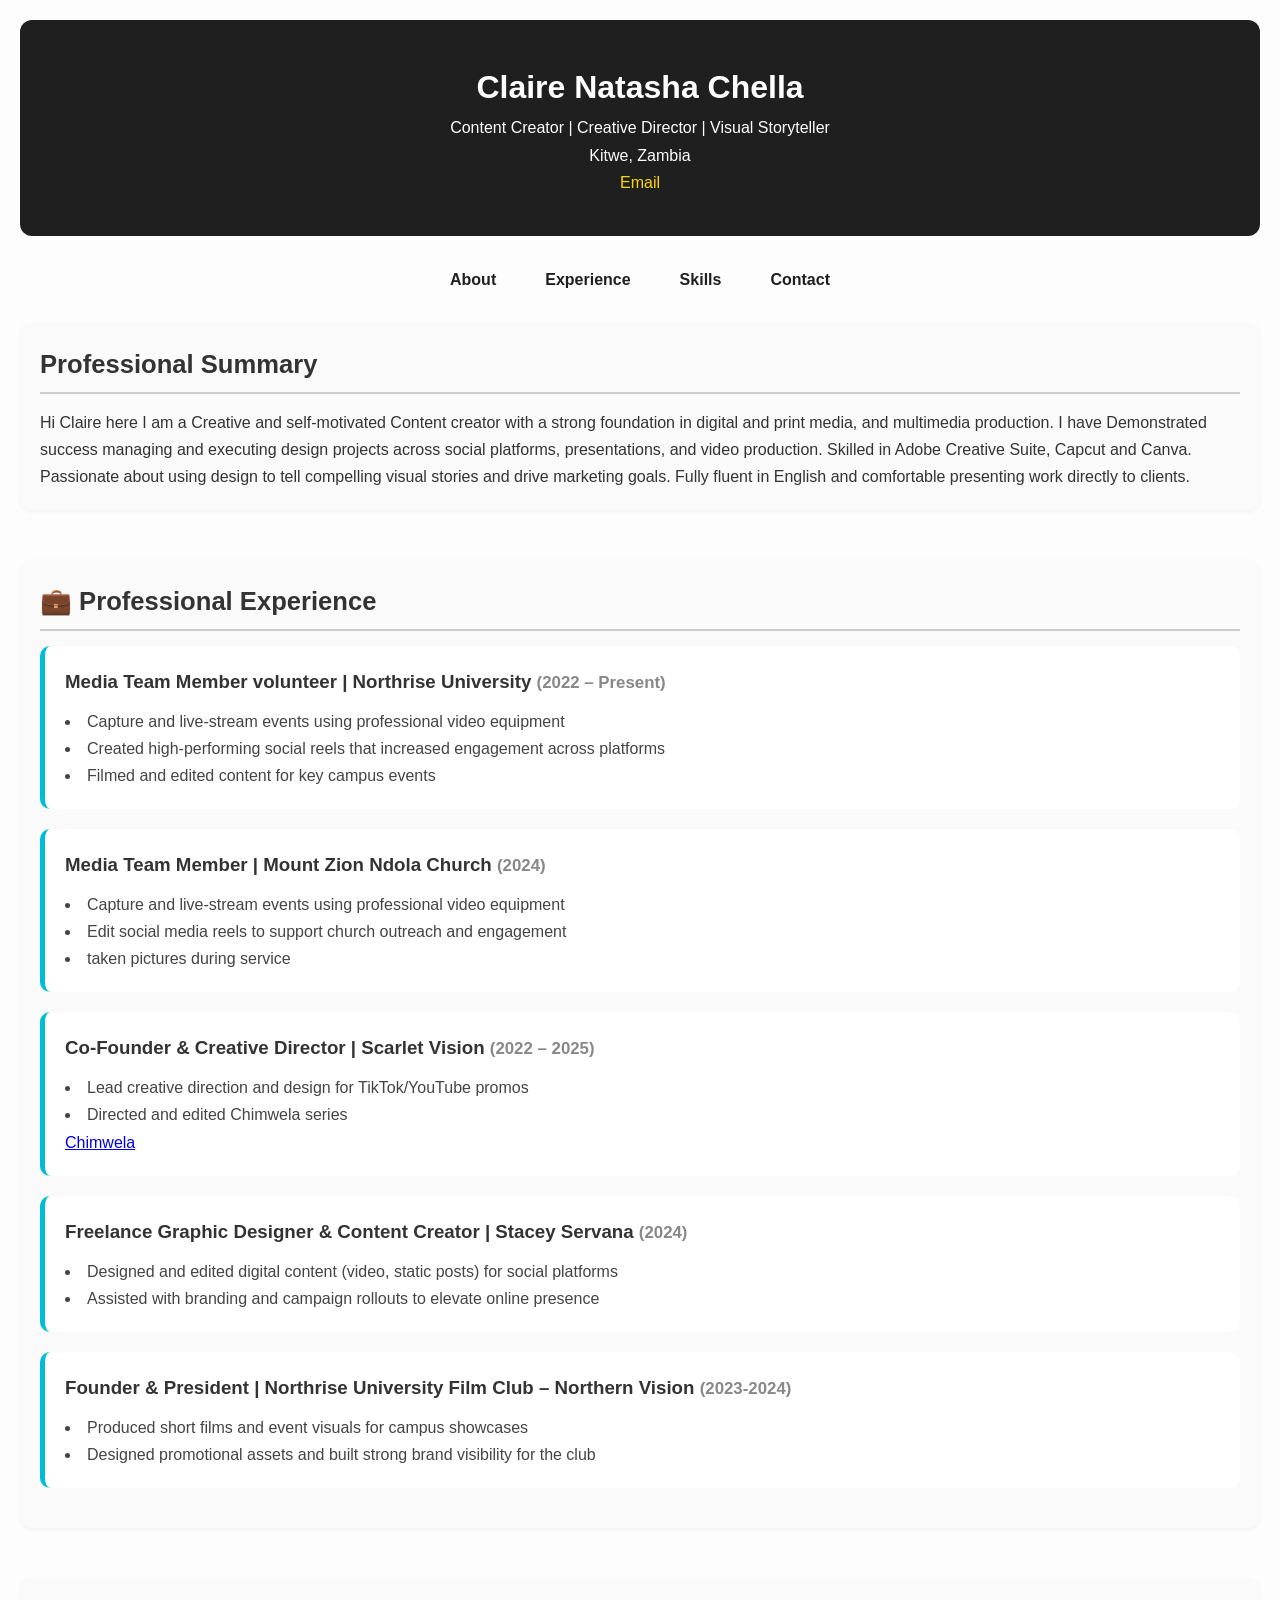
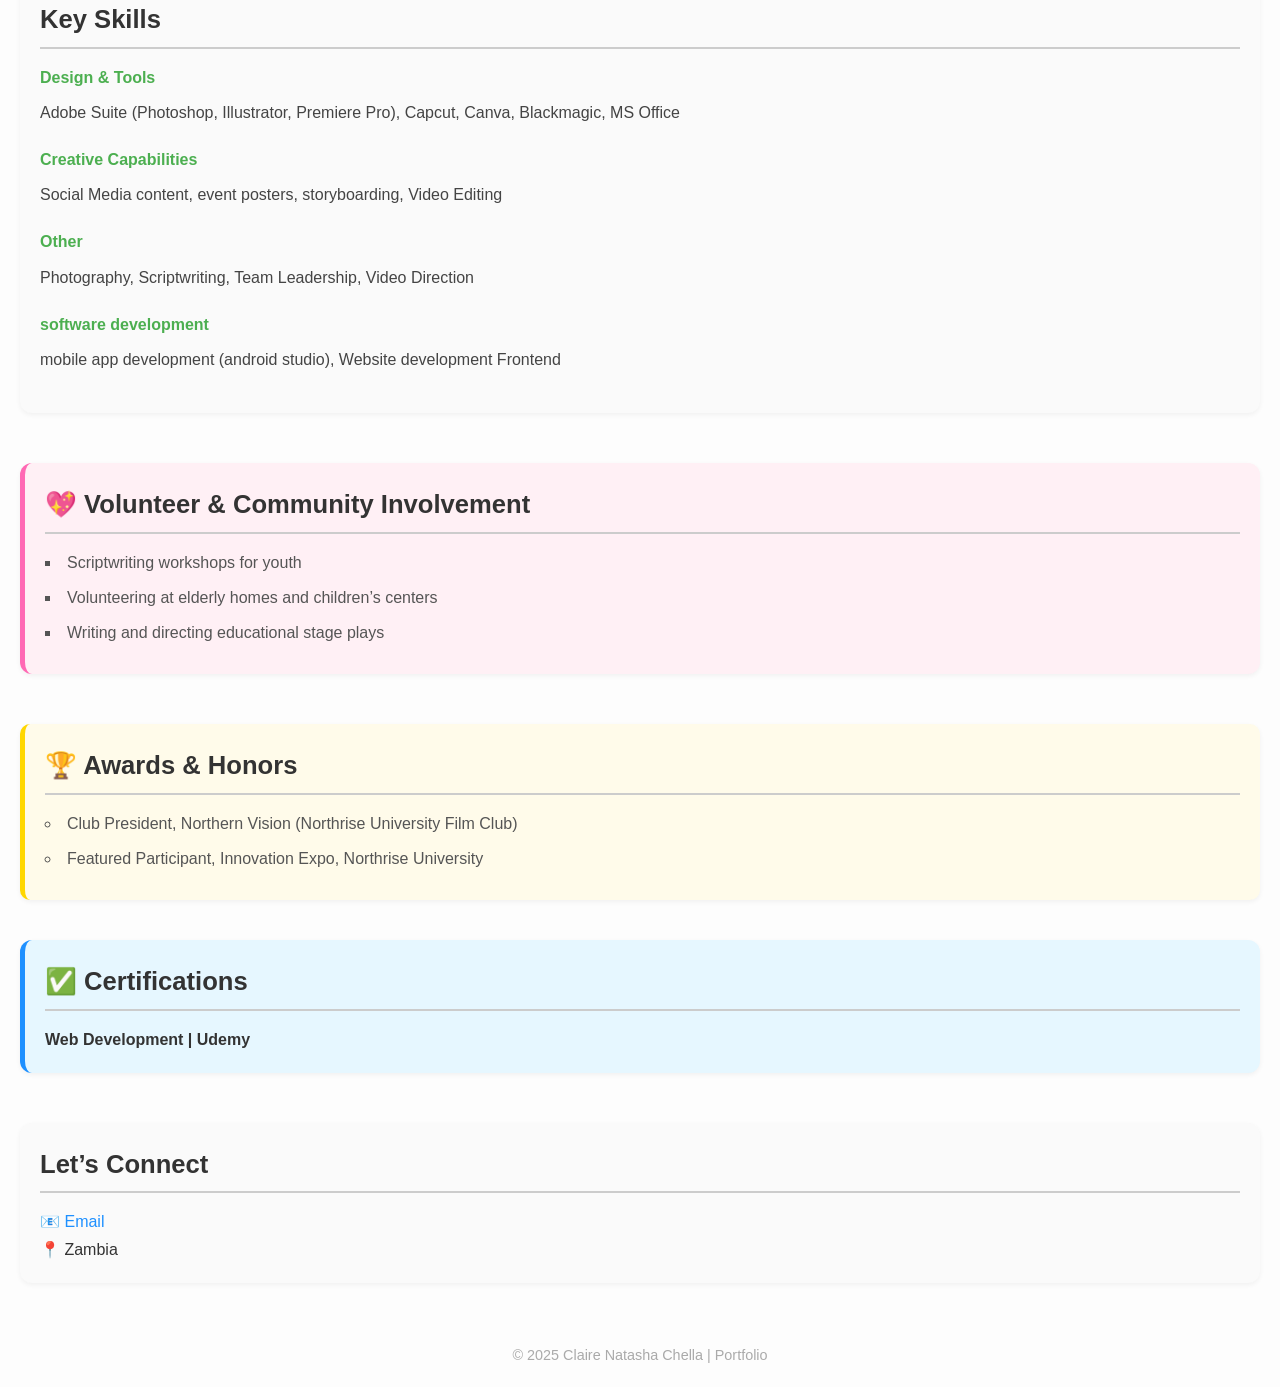
<file: portfolio/home.html>
<!DOCTYPE html>
<html lang="en">
<head>
  <meta charset="UTF-8">
  <meta name="viewport" content="width=device-width, initial-scale=1.0">
  <title>Claire Natasha Chella | Portfolio</title>
  <link rel="stylesheet" href="style.css">
</head>
<body>

  <header>
    <h1>Claire Natasha Chella</h1>
    <p>Content Creator | Creative Director | Visual Storyteller</p>
    <p>Kitwe, Zambia </p>
      <a href="mailto:tashachella@gmail.com">Email</a></p>
  </header>

  <nav>
    <ul>
      <li><a href="#about">About</a></li>
      <li><a href="#projects">Experience</a></li>
      <li><a href="#skills">Skills</a></li>
      <li><a href="#contact">Contact</a></li>
    </ul>
  </nav>

  <section id="about">
    <h2>Professional Summary</h2>
    <p>Hi Claire here I am a Creative and self-motivated Content creator with a strong foundation in digital and print media, and multimedia production. I have Demonstrated success managing and executing design projects across social platforms, presentations, and video production. Skilled in Adobe Creative Suite, Capcut and Canva. Passionate about using design to tell compelling visual stories and drive marketing goals. Fully fluent in English and comfortable presenting work directly to clients.

    </p>
  </section>

  <section id="projects">
    <h2>💼 Professional Experience</h2>

    
    <div class="job-card">
        <h3>Media Team Member volunteer | Northrise University <span>(2022 – Present)</span></h3>
        <ul>
          <li>Capture and live-stream events using professional video equipment</li>
          <li>Created high-performing social reels that increased engagement across platforms</li>
          <li>Filmed and edited content for key campus events</li>
        </ul>
      </div>

    <div class="job-card">
      <h3>Media Team Member | Mount Zion Ndola Church <span>(2024)</span></h3>
      <ul>
        <li>Capture and live-stream events using professional video equipment</li>
        <li>Edit social media reels to support church outreach and engagement</li>
        <li>taken pictures during service</li>
      </ul>
    </div>

    <div class="job-card">
        <h3>Co-Founder & Creative Director | Scarlet Vision <span>(2022 – 2025)</span></h3>
        <ul>
          <li>Lead creative direction and design for TikTok/YouTube promos</li>
          <li>Directed and edited Chimwela series</li> <a href="https://youtu.be/3i19V5xx_JU?si=wFKoPkLtASQBjLbh">Chimwela</a>
        </ul>
      </div>

      <div class="job-card">
        <h3>Freelance Graphic Designer & Content Creator | Stacey Servana <span>(2024)</span></h3>
        <ul>
          <li>Designed and edited digital content (video, static posts) for social platforms</li>
          <li>Assisted with branding and campaign rollouts to elevate online presence</li>
        </ul>
      </div>

      <div class="job-card">
        <h3>Founder & President | Northrise University Film Club – Northern Vision <span>(2023-2024)</span></h3>
        <ul>
          <li>Produced short films and event visuals for campus showcases </li>
          <li>Designed promotional assets and built strong brand visibility for the club</li>
        </ul>
      </div>

    <!-- Add more job cards for each experience -->

  </section>

  <section id="skills">
    <h2>Key Skills</h2>

    <div class="skills-category">
      <h4>Design & Tools</h4>
      <p>Adobe Suite (Photoshop, Illustrator, Premiere Pro), Capcut, Canva, Blackmagic, MS Office</p>
    </div>

    <div class="skills-category">
      <h4>Creative Capabilities</h4>
      <p>Social Media content, event posters, storyboarding, Video Editing </p>
    </div>

    <div class="skills-category">
      <h4>Other</h4>
      <p>Photography, Scriptwriting, Team Leadership, Video Direction</p>
    </div>

    <div class="skills-category">
        <h4>software development</h4>
        <p>mobile app development (android studio), Website development Frontend</p>
      </div>
  </section>

  <section id="volunteer">
    <h2>💖 Volunteer & Community Involvement</h2>
    <ul class="volunteer-list">
      <li>Scriptwriting workshops for youth</li>
      <li>Volunteering at elderly homes and children’s centers</li>
      <li>Writing and directing educational stage plays</li>
    </ul>
  </section>

  <section id="awards">
    <h2>🏆 Awards & Honors</h2>
    <ul class="awards-list">
      <li>Club President, Northern Vision (Northrise University Film Club)</li>
      <li>Featured Participant, Innovation Expo, Northrise University</li>
    </ul>
  </section>  
  
  <section id="certifications">
    <h2>✅ Certifications</h2>
    <p>Web Development | Udemy</p>
  </section>
  
  <section id="contact">
    <h2>Let’s Connect</h2>
    <p>📧 <a href="mailto:tashachella@gmail.com">Email</a></p>
    <p>📍 Zambia</p>
  </section>

  <footer>
    <p>© 2025 Claire Natasha Chella | Portfolio</p>
  </footer>

</body>
</html>
</file>
<file: style.css>
*{margin:0;padding:0;box-sizing:border-box}
:root{--ink:#17171c;--paper:#f3f3f0;--muted:#5f5f69}
body{font-family:'Segoe UI',system-ui,sans-serif;background:var(--paper);color:var(--ink);line-height:1.7;padding:24px}
main{max-width:1000px;margin:0 auto}
a{color:#0b5cad}
a:focus-visible{outline:3px solid #0b5cad;outline-offset:2px}
header{padding:36px 0 28px}
h1{font-size:clamp(2.2rem,7vw,4rem);line-height:1.05;letter-spacing:-.02em}
.role{font-size:1.15rem;margin:10px 0 4px}
header p{color:var(--muted)}
.doors{display:grid;grid-template-columns:repeat(auto-fit,minmax(280px,1fr));gap:18px;margin-bottom:28px}
.door{display:flex;flex-direction:column;gap:8px;min-height:230px;padding:28px;border-radius:6px;text-decoration:none;transition:transform .2s}
.door:hover,.door:focus-visible{transform:translateY(-4px)}
.d-title{font-size:4.2rem;line-height:1}
.go{margin-top:auto;font-weight:700}
.door.media{background:#0f0b0c;color:#f1ebe8;border-bottom:6px solid #d4213d}
.door.media .d-title{font-family:'Bebas Neue',Impact,sans-serif;letter-spacing:.03em}
.door.media .go{color:#ff5a72}
.door.it{background:#0d1117;color:#c9d1d9;border:1px solid #30363d;font-family:'JetBrains Mono',ui-monospace,Consolas,monospace;font-size:.92rem}
.door.it .d-title{font-family:'JetBrains Mono',ui-monospace,Consolas,monospace;color:#58a6ff;font-size:3.4rem}
.door.it .go{color:#3fb950}
nav{display:flex;flex-wrap:wrap;gap:6px 22px;margin-bottom:28px;padding-bottom:14px;border-bottom:1px solid #d0d0ca}
nav a{color:var(--ink);font-weight:600;text-decoration:none}
nav a:hover{text-decoration:underline}
section{margin-bottom:34px}
h2{font-size:1.5rem;margin-bottom:14px}
.job{padding:4px 0 4px 16px;border-left:3px solid #c3c3bb;margin-bottom:18px}
.job h3{font-size:1.05rem}
.job span{display:block;font-size:.9rem;font-weight:400;color:var(--muted)}
ul{padding-left:20px}
.cols{display:grid;grid-template-columns:repeat(auto-fit,minmax(230px,1fr));gap:20px}
h4{margin-bottom:4px}
footer{color:var(--muted);font-size:.9rem;margin-top:40px;padding-top:14px;border-top:1px solid #d0d0ca}
@media(prefers-reduced-motion:reduce){.door{transition:none}}
.door.design{background:#fff;color:var(--ink);border:2px solid var(--ink);font-family:'Helvetica Neue',Helvetica,Arial,sans-serif}
.door.design .d-title{font-weight:700;letter-spacing:-.03em}
.door.design .go{text-decoration:underline}

header.intro{display:flex;align-items:center;gap:32px;flex-wrap:wrap}
.portrait{width:170px;height:170px;border-radius:50%;object-fit:cover;object-position:center top;border:4px solid var(--ink)}
</file>
<file: it.css>
*{margin:0;padding:0;box-sizing:border-box}
:root{--line:rgba(56,214,255,.35);--cy:#38d6ff;--card:rgba(10,30,62,.85);--mut:#8fb0cc}
body{font-family:'Space Grotesk',system-ui,sans-serif;background-color:#06122a;background-image:linear-gradient(rgba(56,214,255,.07) 1px,transparent 1px),linear-gradient(90deg,rgba(56,214,255,.07) 1px,transparent 1px);background-size:32px 32px;color:#d4e6f7;line-height:1.65}
a{color:var(--cy)}
a:focus-visible{outline:2px solid var(--cy);outline-offset:3px}
nav{display:flex;justify-content:space-between;flex-wrap:wrap;gap:10px;max-width:1050px;margin:0 auto;padding:20px 24px}
nav a{color:#fff;text-decoration:none;font-weight:700}
nav span a{margin-left:22px;font-weight:400;color:var(--mut)}
nav a[aria-current]{color:var(--cy);border-bottom:2px solid var(--cy)}
nav a:hover{color:#fff}
main{max-width:1050px;margin:0 auto;padding:0 24px 40px}
.label,.meta,.status,h2 span{font-family:'IBM Plex Mono',ui-monospace,monospace}
.hero{padding:40px 0 56px}
.label{color:var(--cy);font-size:.85rem;margin-bottom:12px}
h1{font-size:clamp(2.8rem,9vw,5.6rem);line-height:1;letter-spacing:-.03em;color:#fff;margin-bottom:20px}
.lede{max-width:56ch;color:#b4cde3;font-size:1.1rem;margin-bottom:22px}
.chips{display:flex;flex-wrap:wrap;gap:8px;list-style:none}
.chips li{border:1px solid var(--line);background:rgba(56,214,255,.06);padding:4px 14px;font-size:.9rem;border-radius:3px}
.chips.big li{padding:8px 18px}
section{margin-bottom:56px}
h2{font-size:1.6rem;color:#fff;margin-bottom:20px;display:flex;align-items:baseline;gap:14px;border-bottom:1px solid var(--line);padding-bottom:10px}
h2 span{font-size:.85rem;color:var(--cy);font-weight:400}
.grid{display:grid;grid-template-columns:repeat(auto-fit,minmax(300px,1fr));gap:22px}
article{position:relative;background:var(--card);border:1px solid var(--line);padding:24px;transition:border-color .2s,box-shadow .2s}
article::before,article::after{content:"";position:absolute;width:14px;height:14px;border:2px solid var(--cy)}
article::before{top:-1px;left:-1px;border-right:0;border-bottom:0}
article::after{bottom:-1px;right:-1px;border-left:0;border-top:0}
article:hover{border-color:var(--cy);box-shadow:0 0 22px rgba(56,214,255,.15)}
article h3{font-size:1.25rem;color:#fff;margin-bottom:8px}
article p{margin-bottom:12px}
article ul{padding-left:20px}
article li{margin-bottom:4px}
.status{display:inline-flex;align-items:center;gap:8px;font-size:.78rem;color:#4ade80;margin-bottom:10px!important}
.status i{width:8px;height:8px;border-radius:50%;background:#4ade80;box-shadow:0 0 8px #4ade80}
.meta{color:var(--mut);font-size:.82rem}
.btn{display:inline-block;background:var(--cy);color:#06122a;font-weight:700;padding:8px 20px;text-decoration:none}
.btn:hover{background:#fff}
.wide{max-width:760px}
.cert{margin-top:18px}
footer{border-top:1px solid var(--line);padding-top:18px;color:var(--mut)}
@media(prefers-reduced-motion:reduce){article{transition:none}}

.hero{display:grid;grid-template-columns:1fr auto;gap:40px;align-items:center}
.me{width:230px;aspect-ratio:1/1;object-fit:cover;object-position:center top;border:1px solid var(--cy);box-shadow:10px 10px 0 rgba(56,214,255,.15)}
@media(max-width:760px){.hero{grid-template-columns:1fr}.me{width:180px;order:-1}}

.cert-img{display:block;width:100%;height:auto;margin-bottom:12px;border:1px solid var(--line)}
</file>
<file: media.css>
*{margin:0;padding:0;box-sizing:border-box}
body{font-family:'DM Sans',system-ui,sans-serif;background:#0b0a0a;color:#e8e2df;line-height:1.65}
a{color:#ff5a72}
a:focus-visible{outline:3px solid #ff5a72;outline-offset:3px}
nav{display:flex;justify-content:space-between;flex-wrap:wrap;gap:10px;max-width:1100px;margin:0 auto;padding:20px 24px}
nav a{color:#e8e2df;text-decoration:none;font-weight:700}
nav span a{margin-left:22px;color:#a39b97}
nav a[aria-current]{color:#fff;border-bottom:2px solid #d4213d}
nav a:hover{color:#fff}
main{max-width:1100px;margin:0 auto;padding:0 24px 40px}
.hero{display:grid;grid-template-columns:minmax(0,1fr) minmax(0,1.1fr);gap:40px;align-items:center;margin:20px 0 70px}
.strip{position:relative;background:#241f1f;padding:34px 18px}
.strip::before,.strip::after{content:"";position:absolute;left:0;right:0;height:12px;background:repeating-linear-gradient(90deg,#0b0a0a 0 14px,transparent 14px 28px)}
.strip::before{top:10px}.strip::after{bottom:10px}
.strip img{display:block;width:100%;height:auto}
h1{font-family:'Bebas Neue',Impact,sans-serif;font-weight:400;font-size:clamp(4.5rem,13vw,9rem);line-height:.88;letter-spacing:.02em;color:#fff;margin:6px 0 16px}
.hero-text>p:first-child{color:#ff5a72;font-weight:700}
.lede{max-width:46ch;margin-bottom:24px;color:#cfc8c4}
.btn{display:inline-block;background:#d4213d;color:#fff;padding:12px 26px;font-weight:700;text-decoration:none}
.btn:hover{background:#b01a31}
h2{font-family:'Bebas Neue',Impact,sans-serif;font-weight:400;font-size:2.4rem;letter-spacing:.04em;margin-bottom:18px}
.grid{display:grid;grid-template-columns:repeat(auto-fit,minmax(260px,1fr));gap:20px;margin-bottom:60px}
article{background:#151212;border-top:3px solid #d4213d;padding:22px}
article h3{font-family:'Bebas Neue',Impact,sans-serif;font-weight:400;font-size:1.8rem;letter-spacing:.03em;line-height:1.1;color:#fff}
article small{display:block;color:#9a918d;margin-bottom:10px}
article p{margin-bottom:10px;color:#cfc8c4}
article ul{padding-left:18px;color:#cfc8c4}
.tools{display:flex;flex-wrap:wrap;gap:10px;list-style:none;margin-bottom:60px}
.tools li{border:1px solid #3d3535;padding:6px 16px;border-radius:30px}
footer{border-top:1px solid #2b2525;padding-top:20px;color:#9a918d}
@media(max-width:760px){.hero{grid-template-columns:1fr}}

.about{margin-bottom:60px;max-width:75ch}
.about p{color:#cfc8c4;margin-bottom:14px}
.chips{display:flex;flex-wrap:wrap;gap:8px;margin-top:10px}
.chips a{border:1px solid #d4213d;color:#fff;padding:5px 14px;border-radius:30px;text-decoration:none;font-size:.9rem}
.chips a:hover{background:#d4213d}
ul.chips{list-style:none;padding:0}
ul.chips li{border:1px solid #3d3535;padding:5px 14px;border-radius:30px;font-size:.9rem;color:#cfc8c4}
.skills{margin-bottom:20px}
.links article small{margin-bottom:4px}
.tools{margin-bottom:60px}

.watch{margin-bottom:60px}
.embed{position:relative;aspect-ratio:16/9;max-width:860px;background:#151212;border-top:3px solid #d4213d;margin-bottom:14px}
.embed iframe{position:absolute;inset:0;width:100%;height:100%;border:0}
.watch p{color:#cfc8c4}
.note{margin-top:12px;font-size:.9rem;color:#9a918d!important}
.eps{display:flex;flex-wrap:wrap;gap:10px;margin-bottom:14px}
.eps button{font:inherit;background:transparent;color:#e8e2df;border:1px solid #3d3535;padding:8px 18px;cursor:pointer}
.eps button:hover{border-color:#d4213d}
.eps button[aria-pressed="true"]{background:#d4213d;border-color:#d4213d;color:#fff}
.eps button:focus-visible{outline:3px solid #ff5a72;outline-offset:3px}

.about{max-width:none}
.about p,.about h2{max-width:75ch}
.me{float:right;width:220px;aspect-ratio:4/5;object-fit:cover;object-position:center top;border-top:3px solid #d4213d;margin:0 0 20px 32px}
@media(max-width:640px){.me{float:none;display:block;width:180px;margin:0 0 20px}}

.certs{margin-bottom:60px}
.cert-img{display:block;width:100%;height:auto;margin-bottom:12px}
.certs article small{color:#9a918d}
</file>
<file: portfolio/style.css>
/* ========== Global Reset ========== */
* {
    margin: 0;
    padding: 0;
    box-sizing: border-box;
  }
  
  body {
    font-family: 'Segoe UI', sans-serif;
    background-color: #fdfdfd;
    color: #333;
    line-height: 1.7;
    padding: 20px;
  }
  
  /* ========== Header ========== */
  header {
    text-align: center;
    background-color: #1f1f1f;
    color: #fff;
    padding: 40px 20px;
    border-radius: 12px;
    margin-bottom: 30px;
  }
  
  header a {
    color: #ffd700;
    text-decoration: none;
  }
  
  header a:hover {
    text-decoration: underline;
  }
  
  /* ========== Navigation ========== */
  nav ul {
    display: flex;
    justify-content: center;
    gap: 25px;
    list-style: none;
    margin-bottom: 30px;
    flex-wrap: wrap;
  }
  
  nav ul li a {
    text-decoration: none;
    color: #1f1f1f;
    font-weight: bold;
    padding: 8px 12px;
    border-radius: 8px;
    transition: background 0.3s ease;
  }
  
  nav ul li a:hover {
    background-color: #e0e0e0;
  }
  
  /* ========== Section Styling ========== */
  section {
    margin-bottom: 50px;
    padding: 20px;
    border-radius: 12px;
    background-color: #fafafa;
    box-shadow: 0 2px 5px rgba(0, 0, 0, 0.05);
  }
  
  section h2 {
    margin-bottom: 15px;
    font-size: 1.6rem;
    border-bottom: 2px solid #ccc;
    padding-bottom: 5px;
    color: #333;
  }
  
  /* ========== Job Cards ========== */
  .job-card {
    background-color: #fff;
    padding: 20px;
    border-left: 5px solid #00bcd4;
    margin-bottom: 20px;
    border-radius: 10px;
    transition: transform 0.2s ease;
  }
  
  .job-card:hover {
    transform: scale(1.02);
  }
  
  .job-card h3 {
    color: #333;
    margin-bottom: 10px;
  }
  
  .job-card span {
    font-size: 0.9em;
    color: #888;
  }
  
  .job-card ul {
    list-style: disc inside;
    color: #444;
  }
  
  /* ========== Skills ========== */
  .skills-category {
    margin-bottom: 20px;
  }
  
  .skills-category h4 {
    font-weight: bold;
    color: #4caf50;
    margin-bottom: 8px;
  }
  
  .skills-category p {
    color: #444;
  }
  
  /* ========== Volunteer Section ========== */
  #volunteer {
    background-color: #fff0f5;
    border-left: 5px solid #ff69b4;
  }
  
  .volunteer-list {
    list-style: square inside;
    margin-top: 10px;
    color: #555;
  }
  
  .volunteer-list li {
    margin-bottom: 8px;
  }

  /* ========== Awards & Honors ========== */
#awards {
    background-color: #fffbea;
    border-left: 5px solid #ffd700;
    padding: 20px;
    border-radius: 10px;
    margin-bottom: 40px;
  }
  
  .awards-list {
    list-style: circle inside;
    margin-top: 10px;
    color: #555;
  }
  
  .awards-list li {
    margin-bottom: 8px;
    font-weight: 500;
  }
  
  
  /* ========== Certifications ========== */
  #certifications {
    background-color: #e6f7ff;
    border-left: 5px solid #1e90ff;
  }
  
  #certifications p {
    font-weight: bold;
    color: #333;
  }
  
  /* ========== Contact Section ========== */
  #contact a {
    color: #1e90ff;
    text-decoration: none;
  }
  
  #contact a:hover {
    text-decoration: underline;
  }
  
  /* ========== Footer ========== */
  footer {
    text-align: center;
    color: #aaa;
    font-size: 0.9rem;
    margin-top: 60px;
  }
</file>
